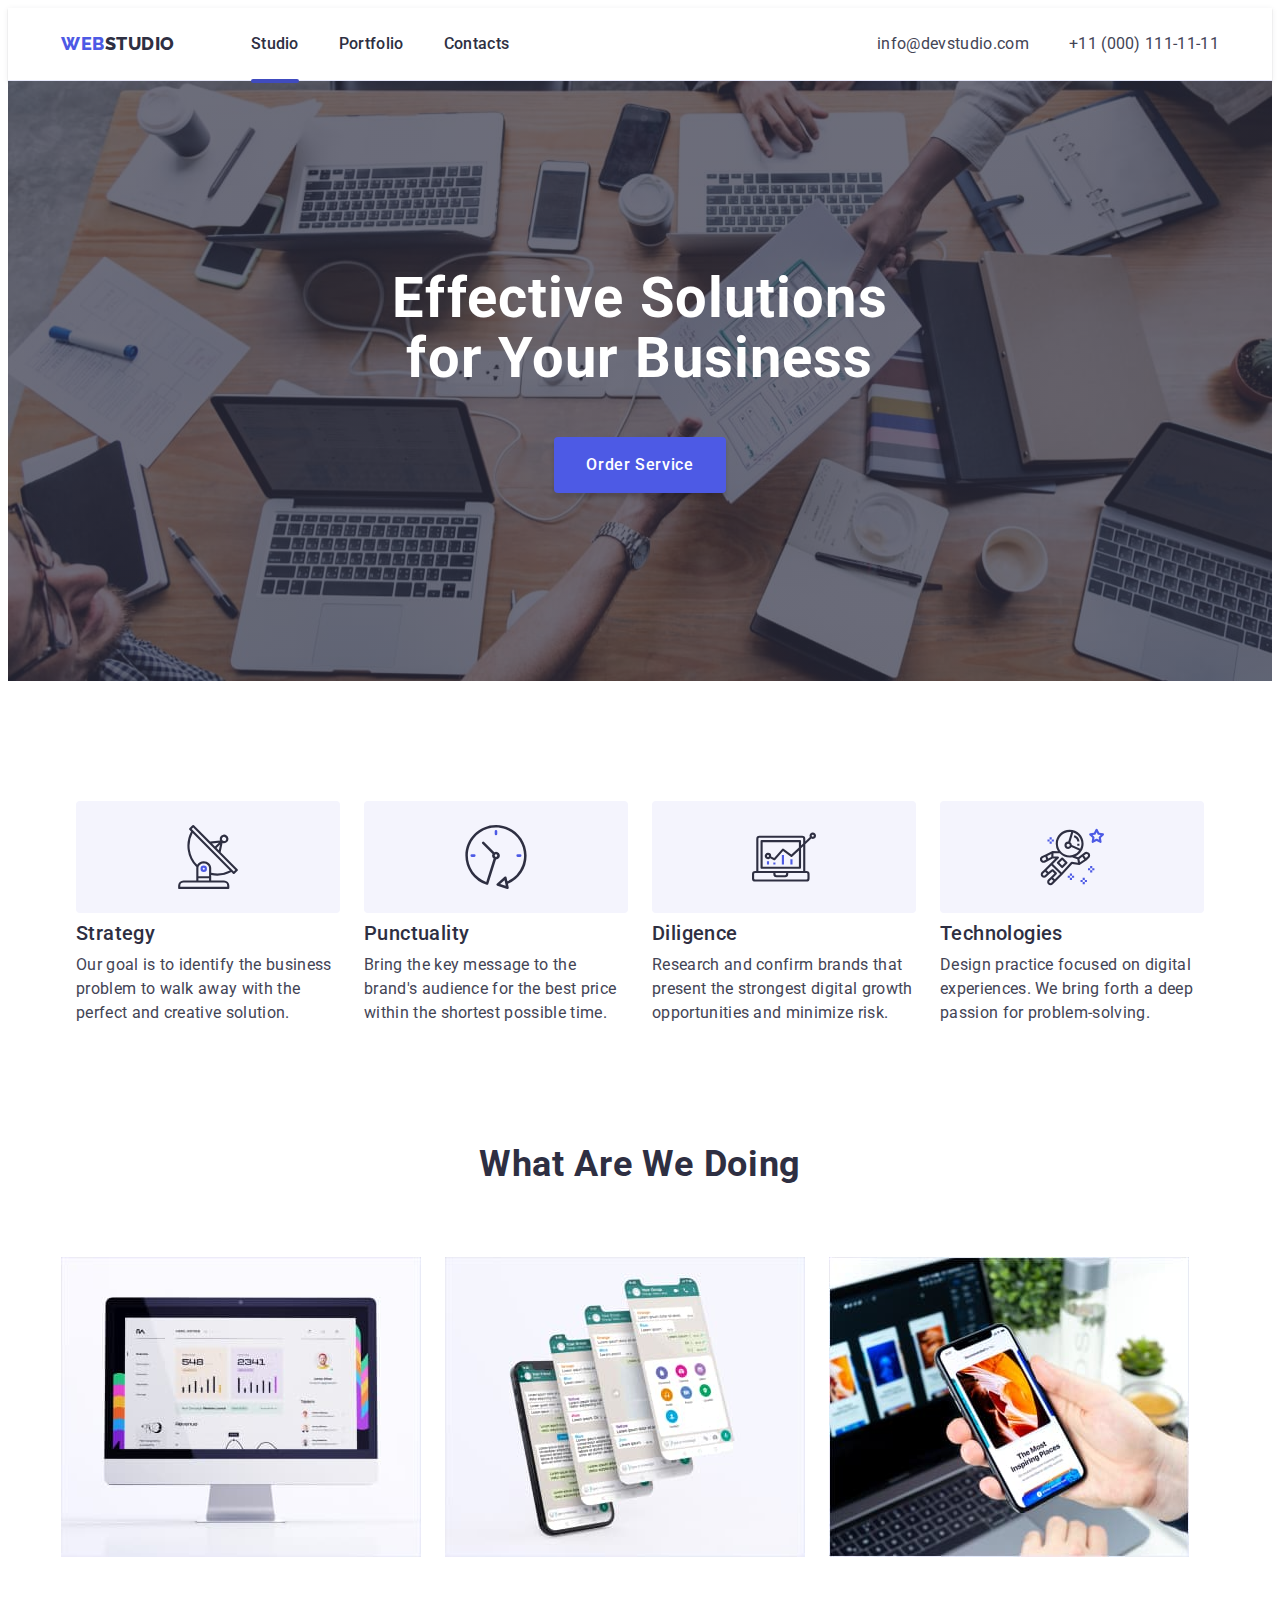
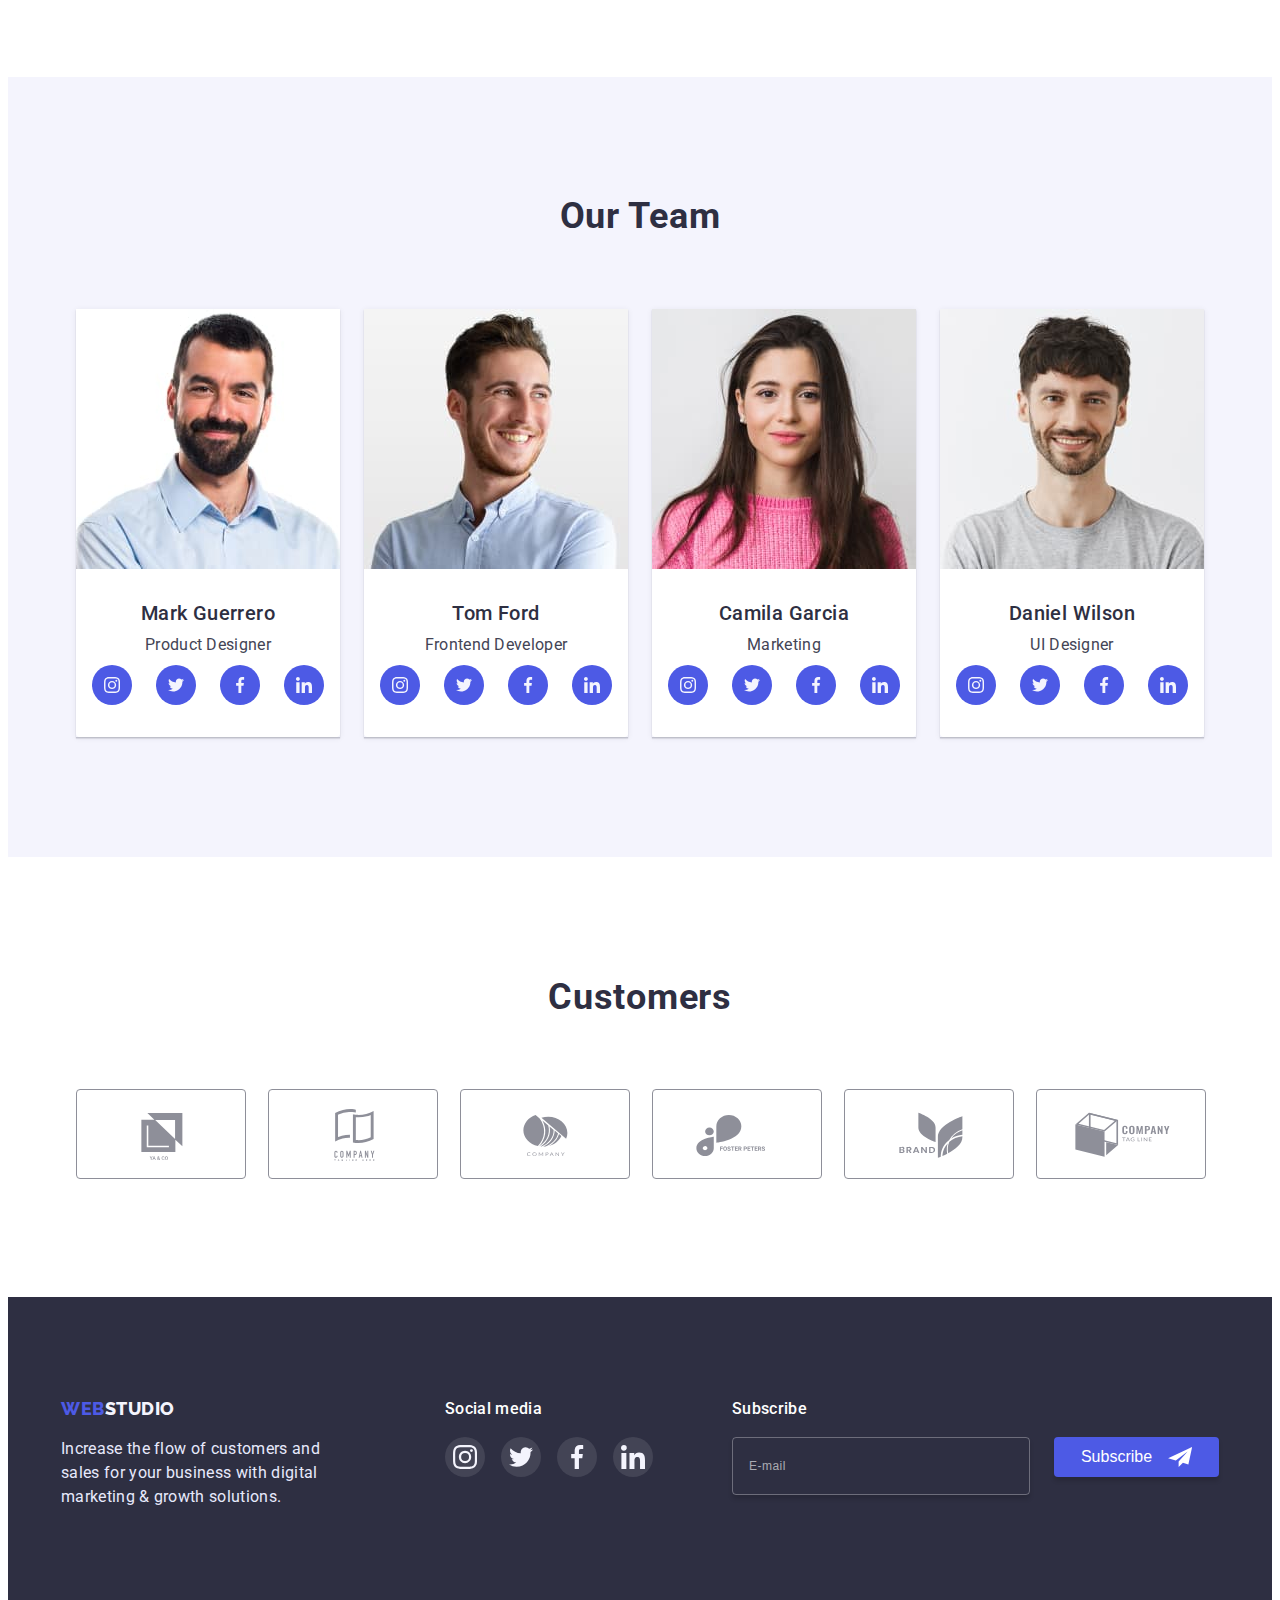
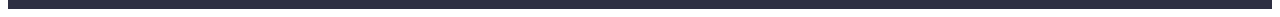
<file: index.html>
<!DOCTYPE html>
<html lang="en">
	<head>
		<meta charset="UTF-8" />
		<meta http-equiv="X-UA-Compatible" content="IE=edge" />
		<meta name="viewport" content="width=device-width, initial-scale=1.0" />
		<title>Studio</title>
		<link rel="preconnect" href="https://fonts.googleapis.com" />
		<link rel="preconnect" href="https://fonts.gstatic.com" crossorigin />
		<link
			href="https://fonts.googleapis.com/css2?family=Raleway:wght@800&family=Roboto:wght@400;500;700;900&display=swap"
			rel="stylesheet"
		/>
		<link
			rel="stylesheet"
			href="https://cdnjs.cloudflare.com/ajax/libs/modern-normalize/1.1.0/modern-normalize.min.css"
			integrity="sha512-wpPYUAdjBVSE4KJnH1VR1HeZfpl1ub8YT/NKx4PuQ5NmX2tKuGu6U/JRp5y+Y8XG2tV+wKQpNHVUX03MfMFn9Q=="
			crossorigin="anonymous"
			referrerpolicy="no-referrer"
		/>
		<link rel="stylesheet" href="./css/styles.css" />
		<link rel="stylesheet" href="./css/mobile.css" />
		<link rel="stylesheet" href="./css/tablet.css" />
		<link rel="stylesheet" href="./css/desktop.css" />
	</head>
	<body>
		<header class="header">
			<div class="container page-header-container">
				<nav class="header-navigation">
					<a class="header-logo link" href="./index.html">
						<span class="web">Web</span>Studio
					</a>
					<ul class="header-list list">
						<li class="header-item">
							<a class="header-link link current" href="./index.html">Studio</a>
						</li>
						<li class="header-item">
							<a class="header-link link" href="./portfolio.html">Portfolio</a>
						</li>
						<li class="header-item">
							<a class="header-link link" href="">Contacts</a>
						</li>
					</ul>
				</nav>
				<address class="header-address">
					<ul class="header-contact-list list">
						<li class="header-contact-item">
							<a
								class="header-contact-link link"
								href="mailto:info@devstudio.com"
							>
								info@devstudio.com
							</a>
						</li>
						<li class="header-contact-item">
							<a class="header-contact-link link" href="tel:+110001111111">
								+11 (000) 111-11-11
							</a>
						</li>
					</ul>
				</address>
				<button type="button" class="mob-menu-open" data-menu-open>
					<svg class="mob-menu-burger" width="30px" height="19px">
						<use href="./images/icons.svg#icon-menu-burger"></use>
					</svg>
				</button>
			</div>
			<div class="mob-menu is-hidden" data-menu>
				<div class="mob-container">
					<div>
						<button type="button" class="mob-menu-close" data-menu-close>
							<svg class="menu-close-icon" width="8px" height="8px">
								<use href="./images/icons.svg#icon-vector"></use>
							</svg>
						</button>
						<ul class="mob-menu-list list">
							<li class="mob-menu-item">
								<a class="mob-menu-link link" href="./index.html">Studio</a>
							</li>
							<li class="mob-menu-item">
								<a class="mob-menu-link link" href="./portfolio.html"
									>Portfolio</a
								>
							</li>
							<li class="mob-menu-item">
								<a class="mob-menu-link link" href="">Contacts</a>
							</li>
						</ul>
					</div>
					<div>
						<ul class="mob-menu-contact-list list">
							<li class="mob-menu-contact-item">
								<a class="mob-menu-tel link" href="tel:+110001111111">
									+11 (000) 111-11-11
								</a>
							</li>
							<li class="mob-menu-contact-item">
								<a class="mob-menu-email link" href="mailto:info@devstudio.com">
									info@devstudio.com
								</a>
							</li>
						</ul>
						<ul class="mob-menu-soc-list list">
							<li class="mob-menu-soc-item">
								<a class="mob-menu-soc-link link" href="">
									<svg class="mob-menu-soc-icon" width="16px" height="16px">
										<use href="./images/icons.svg#icon-instagram"></use>
									</svg>
								</a>
							</li>
							<li class="mob-menu-soc-item">
								<a class="mob-menu-soc-link link" href="">
									<svg class="mob-menu-soc-icon" width="16px" height="16px">
										<use href="./images/icons.svg#icon-twitter"></use>
									</svg>
								</a>
							</li>
							<li class="mob-menu-soc-item">
								<a class="mob-menu-soc-link link" href="">
									<svg class="mob-menu-soc-icon" width="16px" height="16px">
										<use href="./images/icons.svg#icon-facebook"></use>
									</svg>
								</a>
							</li>
							<li class="mob-menu-soc-item">
								<a class="mob-menu-soc-link link" href="">
									<svg class="mob-menu-soc-icon" width="16px" height="16px">
										<use href="./images/icons.svg#icon-linkedin"></use>
									</svg>
								</a>
							</li>
						</ul>
					</div>
				</div>
			</div>
		</header>
		<main class="main">
			<section class="order">
				<div class="container">
					<h1 class="order-title">Effective Solutions for Your Business</h1>
					<button class="order-btn" type="button" data-modal-open>
						Order Service
					</button>
				</div>
			</section>
			<section class="features">
				<div class="container">
					<h2 class="features-title visually-hidden">Features</h2>
					<ul class="features-list list">
						<li class="features-item">
							<a class="features-icon-link link" href="">
								<svg class="features-icon">
									<use href="./images/icons.svg#icon-antenna"></use>
								</svg>
							</a>
							<h3 class="features-subtitle">Strategy</h3>
							<p class="features-description">
								Our goal is to identify the business problem to walk away with
								the perfect and creative solution.
							</p>
						</li>
						<li class="features-item">
							<a class="features-icon-link link" href="">
								<svg class="features-icon">
									<use href="./images/icons.svg#icon-clock"></use>
								</svg>
							</a>
							<h3 class="features-subtitle">Punctuality</h3>
							<p class="features-description">
								Bring the key message to the brand's audience for the best price
								within the shortest possible time.
							</p>
						</li>
						<li class="features-item">
							<a class="features-icon-link link" href="">
								<svg class="features-icon">
									<use href="./images/icons.svg#icon-diagram"></use>
								</svg>
							</a>
							<h3 class="features-subtitle">Diligence</h3>
							<p class="features-description">
								Research and confirm brands that present the strongest digital
								growth opportunities and minimize risk.
							</p>
						</li>
						<li class="features-item">
							<a class="features-icon-link link" href="">
								<svg class="features-icon">
									<use href="./images/icons.svg#icon-astronaut"></use>
								</svg>
							</a>
							<h3 class="features-subtitle">Technologies</h3>
							<p class="features-description">
								Design practice focused on digital experiences. We bring forth a
								deep passion for problem-solving.
							</p>
						</li>
					</ul>
				</div>
			</section>
			<section class="activity">
				<div class="container">
					<h2 class="activity-title">What Are We Doing</h2>
					<ul class="activity-list list">
						<li class="activity-item">
							<img
								src="./images/img1.jpg"
								alt="pc analitycs"
								srcset="./images/img1.jpg 1x, ./images/img1-2x.jpg 2x"
								width="360"
								height="300"
								class="activity-img"
							/>
						</li>
						<li class="activity-item">
							<img
								src="./images/img2.jpg"
								alt="phone chatting"
								srcset="./images/img2.jpg 1x, ./images/img2-2x.jpg 2x"
								width="360"
								height="300"
								class="activity-img"
							/>
						</li>
						<li class="activity-item">
							<img
								src="./images/img3.jpg"
								alt="phone and notebook with the same pictures"
								srcset="./images/img3.jpg 1x, ./images/img3-2x.jpg 2x"
								width="360"
								height="300"
								class="activity-img"
							/>
						</li>
					</ul>
				</div>
			</section>
			<section class="team">
				<div class="container">
					<h2 class="team-title">Our Team</h2>
					<ul class="team-list list">
						<li class="team-item">
							<img
								src="./images/mark-guerrero.jpg"
								alt="man-1"
								srcset="
									./images/mark-guerrero.jpg    1x,
									./images/mark-guerrero-2x.jpg 2x
								"
								width="264"
								height="260"
								class="team-img"
							/>
							<div class="team-wrap">
								<h3 class="team-subtitle">Mark Guerrero</h3>
								<p class="team-description">Product Designer</p>
								<ul class="team-soc-list list">
									<li class="team-soc-item">
										<a class="team-soc-link link" href="">
											<svg class="team-soc-icon" width="16px" height="16px">
												<use href="./images/icons.svg#icon-instagram"></use>
											</svg>
										</a>
									</li>
									<li class="team-soc-item">
										<a class="team-soc-link link" href="">
											<svg class="team-soc-icon" width="16px" height="16px">
												<use href="./images/icons.svg#icon-twitter"></use>
											</svg>
										</a>
									</li>
									<li class="team-soc-item">
										<a class="team-soc-link link" href="">
											<svg class="team-soc-icon" width="16px" height="16px">
												<use href="./images/icons.svg#icon-facebook"></use>
											</svg>
										</a>
									</li>
									<li class="team-soc-item">
										<a class="team-soc-link link" href="">
											<svg class="team-soc-icon" width="16px" height="16px">
												<use href="./images/icons.svg#icon-linkedin"></use>
											</svg>
										</a>
									</li>
								</ul>
							</div>
						</li>
						<li class="team-item">
							<img
								src="./images/tom-ford.jpg"
								alt="man-2"
								srcset="./images/tom-ford.jpg 1x, ./images/tom-ford-2x.jpg 2x"
								width="264"
								height="260"
								class="team-img"
							/>
							<div class="team-wrap">
								<h3 class="team-subtitle">Tom Ford</h3>
								<p class="team-description">Frontend Developer</p>
								<ul class="team-soc-list list">
									<li class="team-soc-item">
										<a class="team-soc-link link" href="">
											<svg class="team-soc-icon" width="16px" height="16px">
												<use href="./images/icons.svg#icon-instagram"></use>
											</svg>
										</a>
									</li>
									<li class="team-soc-item">
										<a class="team-soc-link link" href="">
											<svg class="team-soc-icon" width="16px" height="16px">
												<use href="./images/icons.svg#icon-twitter"></use>
											</svg>
										</a>
									</li>
									<li class="team-soc-item">
										<a class="team-soc-link link" href="">
											<svg class="team-soc-icon" width="16px" height="16px">
												<use href="./images/icons.svg#icon-facebook"></use>
											</svg>
										</a>
									</li>
									<li class="team-soc-item">
										<a class="team-soc-link link" href="">
											<svg class="team-soc-icon" width="16px" height="16px">
												<use href="./images/icons.svg#icon-linkedin"></use>
											</svg>
										</a>
									</li>
								</ul>
							</div>
						</li>
						<li class="team-item">
							<img
								src="./images/camila-garcia.jpg"
								alt="woman-1"
								srcset="
									./images/camila-garcia.jpg    1x,
									./images/camila-garcia-2x.jpg 2x
								"
								width="264"
								height="260"
								class="team-img"
							/>
							<div class="team-wrap">
								<h3 class="team-subtitle">Camila Garcia</h3>
								<p class="team-description">Marketing</p>
								<ul class="team-soc-list list">
									<li class="team-soc-item">
										<a class="team-soc-link link" href="">
											<svg class="team-soc-icon" width="16px" height="16px">
												<use href="./images/icons.svg#icon-instagram"></use>
											</svg>
										</a>
									</li>
									<li class="team-soc-item">
										<a class="team-soc-link link" href="">
											<svg class="team-soc-icon" width="16px" height="16px">
												<use href="./images/icons.svg#icon-twitter"></use>
											</svg>
										</a>
									</li>
									<li class="team-soc-item">
										<a class="team-soc-link link" href="">
											<svg class="team-soc-icon" width="16px" height="16px">
												<use href="./images/icons.svg#icon-facebook"></use>
											</svg>
										</a>
									</li>
									<li class="team-soc-item">
										<a class="team-soc-link link" href="">
											<svg class="team-soc-icon" width="16px" height="16px">
												<use href="./images/icons.svg#icon-linkedin"></use>
											</svg>
										</a>
									</li>
								</ul>
							</div>
						</li>
						<li class="team-item">
							<img
								src="./images/daniel-wilson.jpg"
								alt="man-3"
								srcset="
									./images/daniel-wilson.jpg    1x,
									./images/daniel-wilson-2x.jpg 2x
								"
								width="264"
								height="260"
								class="team-img"
							/>
							<div class="team-wrap">
								<h3 class="team-subtitle">Daniel Wilson</h3>
								<p class="team-description">UI Designer</p>
								<ul class="team-soc-list list">
									<li class="team-soc-item">
										<a class="team-soc-link link" href="">
											<svg class="team-soc-icon" width="16px" height="16px">
												<use href="./images/icons.svg#icon-instagram"></use>
											</svg>
										</a>
									</li>
									<li class="team-soc-item">
										<a class="team-soc-link link" href="">
											<svg class="team-soc-icon" width="16px" height="16px">
												<use href="./images/icons.svg#icon-twitter"></use>
											</svg>
										</a>
									</li>
									<li class="team-soc-item">
										<a class="team-soc-link link" href="">
											<svg class="team-soc-icon" width="16px" height="16px">
												<use href="./images/icons.svg#icon-facebook"></use>
											</svg>
										</a>
									</li>
									<li class="team-soc-item">
										<a class="team-soc-link link" href="">
											<svg class="team-soc-icon" width="16px" height="16px">
												<use href="./images/icons.svg#icon-linkedin"></use>
											</svg>
										</a>
									</li>
								</ul>
							</div>
						</li>
					</ul>
				</div>
			</section>
			<section class="customers">
				<div class="container">
					<h2 class="customers-title">Customers</h2>
					<ul class="customers-list list">
						<li class="customers-item">
							<a class="customers-link link" href="">
								<svg class="customers-icon" width="104px" height="56px">
									<use href="./images/icons.svg#icon-logo-1"></use>
								</svg>
							</a>
						</li>
						<li class="customers-item">
							<a class="customers-link link" href="">
								<svg class="customers-icon" width="104px" height="56px">
									<use href="./images/icons.svg#icon-logo-2"></use>
								</svg>
							</a>
						</li>
						<li class="customers-item">
							<a class="customers-link link" href="">
								<svg class="customers-icon" width="104px" height="56px">
									<use href="./images/icons.svg#icon-logo-3"></use>
								</svg>
							</a>
						</li>
						<li class="customers-item">
							<a class="customers-link link" href="">
								<svg class="customers-icon" width="104px" height="56px">
									<use href="./images/icons.svg#icon-logo-4"></use>
								</svg>
							</a>
						</li>
						<li class="customers-item">
							<a class="customers-link link" href="">
								<svg class="customers-icon" width="104px" height="56px">
									<use href="./images/icons.svg#icon-logo-5"></use>
								</svg>
							</a>
						</li>
						<li class="customers-item">
							<a class="customers-link link" href="">
								<svg class="customers-icon" width="104px" height="56px">
									<use href="./images/icons.svg#icon-logo-6"></use>
								</svg>
							</a>
						</li>
					</ul>
				</div>
			</section>
		</main>
		<footer class="footer">
			<div class="footer-container">
				<div class="footer-logo-column">
					<a class="footer-logo link" href="./index.html">
						<span class="web">Web</span>Studio
					</a>
					<p class="footer-description">
						Increase the flow of customers and sales for your business with
						digital marketing & growth solutions.
					</p>
				</div>
				<div class="footer-soc-column">
					<h3 class="footer-soc-subtitle">Social media</h3>
					<ul class="footer-soc-list list">
						<li class="footer-soc-item">
							<a class="footer-soc-link link" href="">
								<svg class="footer-soc-icon" width="24px" height="24px">
									<use href="./images/icons.svg#icon-instagram"></use>
								</svg>
							</a>
						</li>
						<li class="footer-soc-item">
							<a class="footer-soc-link link" href="">
								<svg class="footer-soc-icon" width="24px" height="24px">
									<use href="./images/icons.svg#icon-twitter"></use>
								</svg>
							</a>
						</li>
						<li class="footer-soc-item">
							<a class="footer-soc-link link" href="">
								<svg class="footer-soc-icon" width="24px" height="24px">
									<use href="./images/icons.svg#icon-facebook"></use>
								</svg>
							</a>
						</li>
						<li class="footer-soc-item">
							<a class="footer-soc-link link" href="">
								<svg class="footer-soc-icon" width="24px" height="24px">
									<use href="./images/icons.svg#icon-linkedin"></use>
								</svg>
							</a>
						</li>
					</ul>
				</div>
				<div class="footer-input-column">
					<p class="footer-input-subtitle">Subscribe</p>
					<form class="footer-input-wrap">
						<input
							type="email"
							name="user-email"
							class="footer-input"
							placeholder="E-mail"
						/>
						<button type="submit" class="footer-input-btn">
							<span class="footer-input-btn-text">Subscribe</span>
							<svg class="footer-input-icon" width="24px" height="20px">
								<use href="./images/icons.svg#icon-send"></use>
							</svg>
						</button>
					</form>
				</div>
			</div>
		</footer>
		<div class="backdrop is-hidden" data-modal>
			<div class="modal">
				<button type="button" class="modal-close" data-modal-close>
					<svg class="modal-close-icon" width="8px" height="8px">
						<use href="./images/icons.svg#icon-vector"></use>
					</svg>
				</button>
				<p class="modal-title">Leave your contacts and we will call you back</p>
				<form class="modal-form">
					<label>
						<span class="input-title">Name</span>
						<span class="input-wrap">
							<input type="text" name="user-name" class="modal-input" />
							<svg class="input-icon" width="12px" height="12px">
								<use href="./images/icons.svg#icon-name"></use>
							</svg>
						</span>
					</label>
					<label>
						<span class="input-title">Phone</span>
						<span class="input-wrap">
							<input
								type="tel"
								name="user-tel"
								class="modal-input"
								minlength="10"
								required
							/>
							<svg class="input-icon" width="13px" height="13px">
								<use href="./images/icons.svg#icon-tel"></use>
							</svg>
						</span>
					</label>
					<label>
						<span class="input-title">Email</span>
						<span class="input-wrap">
							<input
								type="email"
								name="user-email"
								class="modal-input"
								required
							/>
							<svg class="input-icon" width="15px" height="12px">
								<use href="./images/icons.svg#icon-email"></use>
							</svg>
						</span>
					</label>
					<label>
						<span class="input-title">Comment</span>
						<textarea
							name="user-text"
							class="modal-message"
							placeholder="Text input"
						></textarea>
					</label>
					<span class="checkbox-section">
						<input
							type="checkbox"
							id="policy"
							value="true"
							class="input-checkbox visually-hidden"
							required
						/>
						<label for="policy" class="agreement-policy">
							<span
								>I accept the terms and conditions of the
								<a href="" class="policy">Privacy Policy</a>
							</span>
						</label>
					</span>
					<button class="modal-btn" type="submit">Send</button>
				</form>
			</div>
		</div>
		<script src="./js/modal.js"></script>
		<script src="./js/mobile-menu.js"></script>
	</body>
</html>
</file>
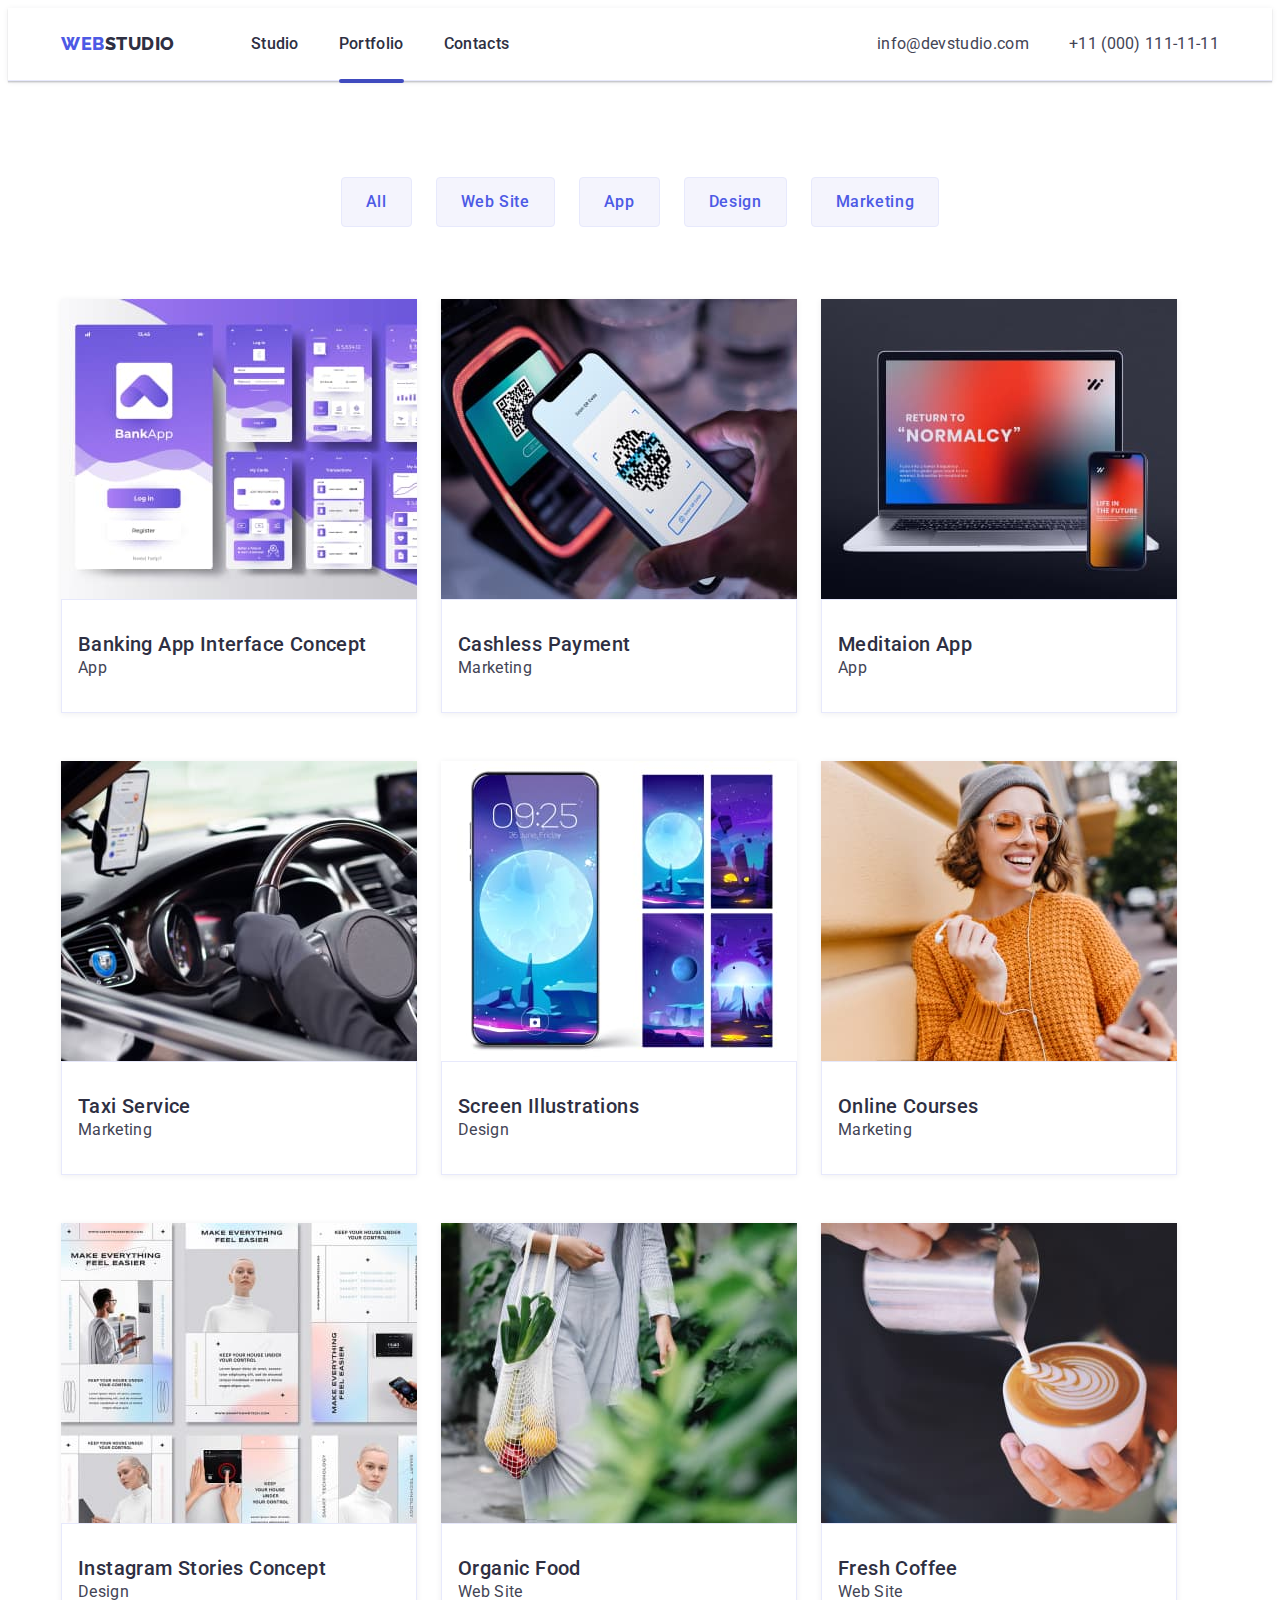
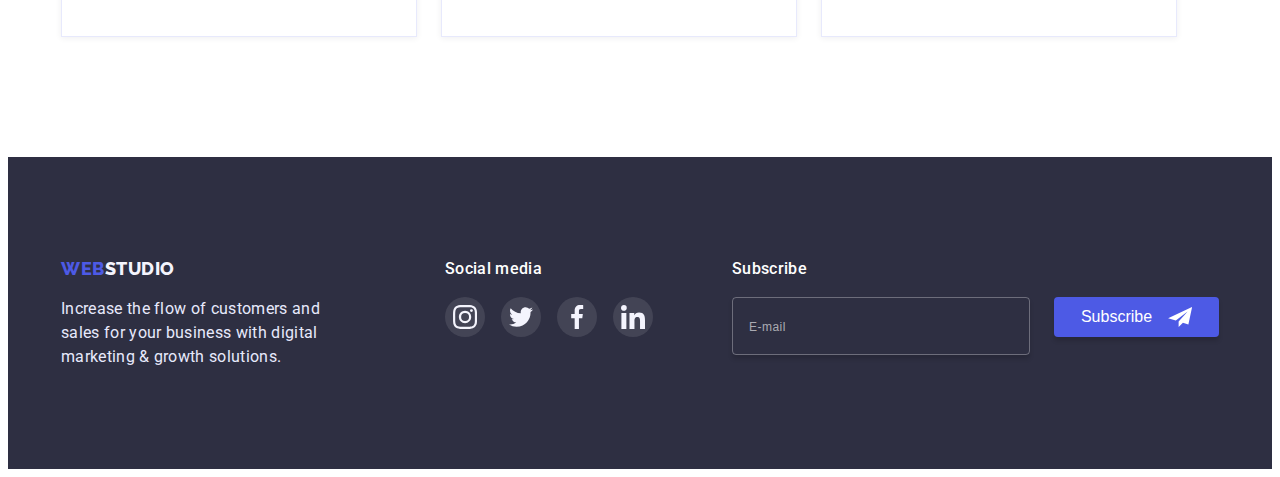
<file: portfolio.html>
<!DOCTYPE html>
<html lang="en">
	<head>
		<meta charset="UTF-8" />
		<meta http-equiv="X-UA-Compatible" content="IE=edge" />
		<meta name="viewport" content="width=device-width, initial-scale=1.0" />
		<title>Studio</title>
		<link rel="preconnect" href="https://fonts.googleapis.com" />
		<link rel="preconnect" href="https://fonts.gstatic.com" crossorigin />
		<link
			href="https://fonts.googleapis.com/css2?family=Raleway:wght@800&family=Roboto:wght@400;500;700;900&display=swap"
			rel="stylesheet"
		/>
		<link
			rel="stylesheet"
			href="https://cdnjs.cloudflare.com/ajax/libs/modern-normalize/1.1.0/modern-normalize.min.css"
			integrity="sha512-wpPYUAdjBVSE4KJnH1VR1HeZfpl1ub8YT/NKx4PuQ5NmX2tKuGu6U/JRp5y+Y8XG2tV+wKQpNHVUX03MfMFn9Q=="
			crossorigin="anonymous"
			referrerpolicy="no-referrer"
		/>
		<link rel="stylesheet" href="./css/styles.css" />
		<link rel="stylesheet" href="./css/mobile.css" />
		<link rel="stylesheet" href="./css/tablet.css" />
		<link rel="stylesheet" href="./css/desktop.css" />
	</head>
	<body>
		<header class="header">
			<div class="container page-header-container">
				<nav class="header-navigation">
					<a class="header-logo link" href="./index.html">
						<span class="web">Web</span>Studio
					</a>
					<ul class="header-list list">
						<li class="header-item">
							<a class="header-link link" href="./index.html">Studio</a>
						</li>
						<li class="header-item">
							<a class="header-link link current" href="./portfolio.html"
								>Portfolio</a
							>
						</li>
						<li class="header-item">
							<a class="header-link link" href="">Contacts</a>
						</li>
					</ul>
				</nav>
				<address class="header-address">
					<ul class="header-contact-list list">
						<li class="header-contact-item">
							<a
								class="header-contact-link link"
								href="mailto:info@devstudio.com"
							>
								info@devstudio.com
							</a>
						</li>
						<li class="header-contact-item">
							<a class="header-contact-link link" href="tel:+110001111111">
								+11 (000) 111-11-11
							</a>
						</li>
					</ul>
				</address>
				<button type="button" class="mob-menu-open" data-menu-open>
					<svg class="mob-menu-burger" width="30px" height="19px">
						<use href="./images/icons.svg#icon-menu-burger"></use>
					</svg>
				</button>
			</div>
			<div class="mob-menu is-hidden" data-menu>
				<div class="mob-container">
					<div>
						<button type="button" class="mob-menu-close" data-menu-close>
							<svg class="menu-close-icon" width="8px" height="8px">
								<use href="./images/icons.svg#icon-vector"></use>
							</svg>
						</button>
						<ul class="mob-menu-list list">
							<li class="mob-menu-item">
								<a class="mob-menu-link link" href="./index.html">Studio</a>
							</li>
							<li class="mob-menu-item">
								<a class="mob-menu-link link" href="./portfolio.html"
									>Portfolio</a
								>
							</li>
							<li class="mob-menu-item">
								<a class="mob-menu-link link" href="">Contacts</a>
							</li>
						</ul>
					</div>
					<div>
						<ul class="mob-menu-contact-list list">
							<li class="mob-menu-contact-item">
								<a class="mob-menu-tel link" href="tel:+110001111111">
									+11 (000) 111-11-11
								</a>
							</li>
							<li class="mob-menu-contact-item">
								<a class="mob-menu-email link" href="mailto:info@devstudio.com">
									info@devstudio.com
								</a>
							</li>
						</ul>
						<ul class="mob-menu-soc-list list">
							<li class="mob-menu-soc-item">
								<a class="mob-menu-soc-link link" href="">
									<svg class="mob-menu-soc-icon" width="16px" height="16px">
										<use href="./images/icons.svg#icon-instagram"></use>
									</svg>
								</a>
							</li>
							<li class="mob-menu-soc-item">
								<a class="mob-menu-soc-link link" href="">
									<svg class="mob-menu-soc-icon" width="16px" height="16px">
										<use href="./images/icons.svg#icon-twitter"></use>
									</svg>
								</a>
							</li>
							<li class="mob-menu-soc-item">
								<a class="mob-menu-soc-link link" href="">
									<svg class="mob-menu-soc-icon" width="16px" height="16px">
										<use href="./images/icons.svg#icon-facebook"></use>
									</svg>
								</a>
							</li>
							<li class="mob-menu-soc-item">
								<a class="mob-menu-soc-link link" href="">
									<svg class="mob-menu-soc-icon" width="16px" height="16px">
										<use href="./images/icons.svg#icon-linkedin"></use>
									</svg>
								</a>
							</li>
						</ul>
					</div>
				</div>
			</div>
		</header>
		<main class="page-2">
			<section class="speciality">
				<div class="container page-2-container">
					<h1 class="visually-hidden">Portfolio</h1>
					<h2 class="visually-hidden">Speciality</h2>
					<ul class="speciality-filter list">
						<li class="speciality-filter-item">
							<button class="speciality-btn" type="button">All</button>
						</li>
						<li class="speciality-filter-item">
							<button class="speciality-btn" type="button">Web Site</button>
						</li>
						<li class="speciality-filter-item">
							<button class="speciality-btn" type="button">App</button>
						</li>
						<li class="speciality-filter-item">
							<button class="speciality-btn" type="button">Design</button>
						</li>
						<li class="speciality-filter-item">
							<button class="speciality-btn" type="button">Marketing</button>
						</li>
					</ul>
					<ul class="speciality-list list">
						<li class="speciality-item">
							<a class="speciality-link link" href="">
								<div class="speciality-img-wrapper">
									<picture>
										<source
											srcset="
												./images/img-banking.jpg    1x,
												./images/img-banking-2x.jpg 2x
											"
											media="(min-width: 1200px)"
										/>
										<source
											srcset="
												./images/img-banking-tablet.jpg    1x,
												./images/img-banking-tablet-2x.jpg 2x
											"
											media="(min-width: 768px)"
										/>
										<source
											srcset="
												./images/img-banking-mob.jpg    1x,
												./images/img-banking-mob-2x.jpg 2x
											"
											media="(max-width: 767px)"
										/>
										<img
											class="speciality-img"
											src="./images/img-banking.jpg"
											alt="banking app"
											width="360"
											height="300"
										/>
									</picture>
									<p class="overlay">
										14 Stylish and User-Friendly App Design Concepts · Task
										Manager App · Calorie Tracker App · Exotic Fruit Ecommerce
										App · Cloud Storage App
									</p>
								</div>
								<div class="speciality-wrap">
									<h3 class="speciality-subtitle">
										Banking App Interface Concept
									</h3>
									<p class="speciality-description">App</p>
								</div>
							</a>
						</li>
						<li class="speciality-item">
							<a class="speciality-link link" href="">
								<div class="speciality-img-wrapper">
									<picture>
										<source
											srcset="
												./images/img-payment.jpg    1x,
												./images/img-payment-2x.jpg 2x
											"
											media="(min-width: 1200px)"
										/>
										<source
											srcset="
												./images/img-payment-tab.jpg    1x,
												./images/img-payment-tab-2x.jpg 2x
											"
											media="(min-width: 768px)"
										/>
										<source
											srcset="
												./images/img-payment-mob.jpg    1x,
												./images/img-payment-mob-2x.jpg 2x
											"
											media="(max-width: 767px)"
										/>
										<img
											class="speciality-img"
											src="./images/img-payment.jpg"
											alt="cashless payment"
											width="360"
											height="300"
										/>
									</picture>
									<p class="overlay">
										14 Stylish and User-Friendly App Design Concepts · Task
										Manager App · Calorie Tracker App · Exotic Fruit Ecommerce
										App · Cloud Storage App
									</p>
								</div>
								<div class="speciality-wrap">
									<h3 class="speciality-subtitle">Cashless Payment</h3>
									<p class="speciality-description">Marketing</p>
								</div>
							</a>
						</li>
						<li class="speciality-item">
							<a class="speciality-link link" href="">
								<div class="speciality-img-wrapper">
									<picture>
										<source
											srcset="
												./images/img-medapp.jpg    1x,
												./images/img-medapp-2x.jpg 2x
											"
											media="(min-width: 1200px)"
										/>
										<source
											srcset="
												./images/img-medapp-tab.jpg    1x,
												./images/img-medapp-tab-2x.jpg 2x
											"
											media="(min-width: 768px)"
										/>
										<source
											srcset="
												./images/img-medapp-mob.jpg    1x,
												./images/img-medapp-mob-2x.jpg 2x
											"
											media="(max-width: 767px)"
										/>
										<img
											class="speciality-img"
											src="./images/img-medapp.jpg"
											alt="meditaion app"
											width="360"
											height="300"
										/>
									</picture>
									<p class="overlay">
										14 Stylish and User-Friendly App Design Concepts · Task
										Manager App · Calorie Tracker App · Exotic Fruit Ecommerce
										App · Cloud Storage App
									</p>
								</div>
								<div class="speciality-wrap">
									<h3 class="speciality-subtitle">Meditaion App</h3>
									<p class="speciality-description">App</p>
								</div>
							</a>
						</li>
						<li class="speciality-item">
							<a class="speciality-link link" href="">
								<div class="speciality-img-wrapper">
									<picture>
										<source
											srcset="
												./images/img-taxi.jpg    1x,
												./images/img-taxi-2x.jpg 2x
											"
											media="(min-width: 1200px)"
										/>
										<source
											srcset="
												./images/img-taxi-tab.jpg    1x,
												./images/img-taxi-tab-2x.jpg 2x
											"
											media="(min-width: 768px)"
										/>
										<source
											srcset="
												./images/img-taxi-mob.jpg    1x,
												./images/img-taxi-mob-2x.jpg 2x
											"
											media="(max-width: 767px)"
										/>
										<img
											class="speciality-img"
											src="./images/img-taxi.jpg"
											alt="taxi service"
											width="360"
											height="300"
										/>
									</picture>
									<p class="overlay">
										14 Stylish and User-Friendly App Design Concepts · Task
										Manager App · Calorie Tracker App · Exotic Fruit Ecommerce
										App · Cloud Storage App
									</p>
								</div>
								<div class="speciality-wrap">
									<h3 class="speciality-subtitle">Taxi Service</h3>
									<p class="speciality-description">Marketing</p>
								</div>
							</a>
						</li>
						<li class="speciality-item">
							<a class="speciality-link link" href="">
								<div class="speciality-img-wrapper">
									<picture>
										<source
											srcset="
												./images/img-screen.jpg    1x,
												./images/img-screen-2x.jpg 2x
											"
											media="(min-width: 1200px)"
										/>
										<source
											srcset="
												./images/img-screen-tab.jpg    1x,
												./images/img-screen-tab-2x.jpg 2x
											"
											media="(min-width: 768px)"
										/>
										<source
											srcset="
												./images/img-screen-mob.jpg    1x,
												./images/img-screen-mob-2x.jpg 2x
											"
											media="(max-width: 767px)"
										/>
										<img
											class="speciality-img"
											src="./images/img-screen.jpg"
											alt="screen illustrations"
											width="360"
											height="300"
										/>
									</picture>
									<p class="overlay">
										14 Stylish and User-Friendly App Design Concepts · Task
										Manager App · Calorie Tracker App · Exotic Fruit Ecommerce
										App · Cloud Storage App
									</p>
								</div>
								<div class="speciality-wrap">
									<h3 class="speciality-subtitle">Screen Illustrations</h3>
									<p class="speciality-description">Design</p>
								</div>
							</a>
						</li>
						<li class="speciality-item">
							<a class="speciality-link link" href="">
								<div class="speciality-img-wrapper">
									<picture>
										<source
											srcset="
												./images/img-courses.jpg    1x,
												./images/img-courses-2x.jpg 2x
											"
											media="(min-width: 1200px)"
										/>
										<source
											srcset="
												./images/img-courses-tab.jpg    1x,
												./images/img-courses-tab-2x.jpg 2x
											"
											media="(min-width: 768px)"
										/>
										<source
											srcset="
												./images/img-courses-mob.jpg    1x,
												./images/img-courses-mob-2x.jpg 2x
											"
											media="(max-width: 767px)"
										/>
										<img
											class="speciality-img"
											src="./images/img-courses.jpg"
											alt="online courses"
											width="360"
											height="300"
										/>
									</picture>
									<p class="overlay">
										14 Stylish and User-Friendly App Design Concepts · Task
										Manager App · Calorie Tracker App · Exotic Fruit Ecommerce
										App · Cloud Storage App
									</p>
								</div>
								<div class="speciality-wrap">
									<h3 class="speciality-subtitle">Online Courses</h3>
									<p class="speciality-description">Marketing</p>
								</div>
							</a>
						</li>
						<li class="speciality-item">
							<a class="speciality-link link" href="">
								<div class="speciality-img-wrapper">
									<picture>
										<source
											srcset="
												./images/img-instagram.jpg    1x,
												./images/img-instagram-2x.jpg 2x
											"
											media="(min-width: 1200px)"
										/>
										<source
											srcset="
												./images/img-instagram-tab.jpg    1x,
												./images/img-instagram-tab-2x.jpg 2x
											"
											media="(min-width: 768px)"
										/>
										<source
											srcset="
												./images/img-instagram-mob.jpg    1x,
												./images/img-instagram-mob-2x.jpg 2x
											"
											media="(max-width: 767px)"
										/>
										<img
											class="speciality-img"
											src="./images/img-instagram.jpg"
											alt="instagram stories concept"
											width="360"
											height="300"
										/>
									</picture>
									<p class="overlay">
										14 Stylish and User-Friendly App Design Concepts · Task
										Manager App · Calorie Tracker App · Exotic Fruit Ecommerce
										App · Cloud Storage App
									</p>
								</div>
								<div class="speciality-wrap">
									<h3 class="speciality-subtitle">Instagram Stories Concept</h3>
									<p class="speciality-description">Design</p>
								</div>
							</a>
						</li>
						<li class="speciality-item">
							<a class="speciality-link link" href="">
								<div class="speciality-img-wrapper">
									<picture>
										<source
											srcset="
												./images/img-food.jpg    1x,
												./images/img-food-2x.jpg 2x
											"
											media="(min-width: 1200px)"
										/>
										<source
											srcset="
												./images/img-food-tab.jpg    1x,
												./images/img-food-tab-2x.jpg 2x
											"
											media="(min-width: 768px)"
										/>
										<source
											srcset="
												./images/img-food-mob.jpg    1x,
												./images/img-food-mob-2x.jpg 2x
											"
											media="(max-width: 767px)"
										/>
										<img
											class="speciality-img"
											src="./images/img-food.jpg"
											alt="organic food"
											width="360"
											height="300"
										/>
									</picture>
									<p class="overlay">
										14 Stylish and User-Friendly App Design Concepts · Task
										Manager App · Calorie Tracker App · Exotic Fruit Ecommerce
										App · Cloud Storage App
									</p>
								</div>
								<div class="speciality-wrap">
									<h3 class="speciality-subtitle">Organic Food</h3>
									<p class="speciality-description">Web Site</p>
								</div>
							</a>
						</li>
						<li class="speciality-item">
							<a class="speciality-link link" href="">
								<div class="speciality-img-wrapper">
									<picture>
										<source
											srcset="
												./images/img-coffee.jpg    1x,
												./images/img-coffee-2x.jpg 2x
											"
											media="(min-width: 1200px)"
										/>
										<source
											srcset="
												./images/img-coffee-tab.jpg    1x,
												./images/img-coffee-tab-2x.jpg 2x
											"
											media="(min-width: 768px)"
										/>
										<source
											srcset="
												./images/img-coffee-mob.jpg    1x,
												./images/img-coffee-mob-2x.jpg 2x
											"
											media="(max-width: 767px)"
										/>
										<img
											class="speciality-img"
											src="./images/img-coffee.jpg"
											alt="fresh coffee"
											width="360"
											height="300"
										/>
									</picture>
									<p class="overlay">
										14 Stylish and User-Friendly App Design Concepts · Task
										Manager App · Calorie Tracker App · Exotic Fruit Ecommerce
										App · Cloud Storage App
									</p>
								</div>
								<div class="speciality-wrap">
									<h3 class="speciality-subtitle">Fresh Coffee</h3>
									<p class="speciality-description">Web Site</p>
								</div>
							</a>
						</li>
					</ul>
				</div>
			</section>
		</main>
		<footer class="footer">
			<div class="footer-container">
				<div class="footer-logo-column">
					<a class="footer-logo link" href="./index.html">
						<span class="web">Web</span>Studio
					</a>
					<p class="footer-description">
						Increase the flow of customers and sales for your business with
						digital marketing & growth solutions.
					</p>
				</div>
				<div class="footer-soc-column">
					<h3 class="footer-soc-subtitle">Social media</h3>
					<ul class="footer-soc-list list">
						<li class="footer-soc-item">
							<a class="footer-soc-link link" href="">
								<svg class="footer-soc-icon" width="24px" height="24px">
									<use href="./images/icons.svg#icon-instagram"></use>
								</svg>
							</a>
						</li>
						<li class="footer-soc-item">
							<a class="footer-soc-link link" href="">
								<svg class="footer-soc-icon" width="24px" height="24px">
									<use href="./images/icons.svg#icon-twitter"></use>
								</svg>
							</a>
						</li>
						<li class="footer-soc-item">
							<a class="footer-soc-link link" href="">
								<svg class="footer-soc-icon" width="24px" height="24px">
									<use href="./images/icons.svg#icon-facebook"></use>
								</svg>
							</a>
						</li>
						<li class="footer-soc-item">
							<a class="footer-soc-link link" href="">
								<svg class="footer-soc-icon" width="24px" height="24px">
									<use href="./images/icons.svg#icon-linkedin"></use>
								</svg>
							</a>
						</li>
					</ul>
				</div>
				<div class="footer-input-column">
					<p class="footer-input-subtitle">Subscribe</p>
					<form class="footer-input-wrap">
						<input
							type="email"
							name="user-email"
							class="footer-input"
							placeholder="E-mail"
						/>
						<button type="submit" class="footer-input-btn">
							<span class="footer-input-btn-text">Subscribe</span>
							<svg class="footer-input-icon" width="24px" height="20px">
								<use href="./images/icons.svg#icon-send"></use>
							</svg>
						</button>
					</form>
				</div>
			</div>
		</footer>
		<script src="./js/mobile-menu.js"></script>
	</body>
</html>
</file>
<file: css/styles.css>
:root { 
    --background-color-navy: #2E2F42;
    --transition: 250ms cubic-bezier(0.4, 0, 0.2, 1);
}


body {
    font-family: 'Roboto', sans-serif;
    color: #2E2F42;
}

.link {
    text-decoration: none;
}

.list {
    list-style: none;
}

.web {
    color: #4D5AE5;
}

p,h1,h2,h3,h4 {
    margin: 0;
}

ul {
    margin: 0;
    padding-left: 0;
}

img{
    display: block;
    height: auto;
}

button{
    cursor: pointer;
}

.container {
    width: 100%;
    padding-left: 15px;
    padding-right: 15px;
    margin: 0 auto;
}

.footer-container {
    width: 100%;
    padding-left: 15px;
    padding-right: 15px;
    margin: 0 auto;
    display: flex;
    align-items: center;
    flex-direction: column;
    row-gap: 72px;
}

.visually-hidden {
    position: absolute;
    width: 1px;
    height: 1px;
    margin: -1px;
    border: 0;
    padding: 0;
    white-space: nowrap;
    clip-path: inset(100%);
    clip: rect(0 0 0 0);
    overflow: hidden;
}

.no-scroll {
    overflow: hidden;
}


/*======================HEADER========================*/

.page-header-container{
    display: flex;
    align-items: center;
    justify-content: space-between;
}


.header {
    padding-top: 24px;
    padding-bottom: 24px;
    border-bottom: 1px solid #E7E9FC;
    box-shadow: 0px 2px 1px rgba(46, 47, 66, 0.08), 0px 1px 1px rgba(46, 47, 66, 0.16), 0px 1px 6px rgba(46, 47, 66, 0.08);
}

.header-navigation {
    display: flex;
}

.header-logo {
    font-family: 'Raleway';
    font-weight: 800;
    font-size: 18px;
    line-height: 1.33;
    display: flex;
    color: #2E2F42;
    align-items: center;
    letter-spacing: 0.03em;
    text-transform: uppercase;
    margin-right: 76px;
}

.header-list {
    display: none;
}

.header-contact-list {
    display: none;
}

.mob-menu-open {
    background-color: transparent;
    border: none;
}

.mob-menu-burger {
    stroke: #2E2F42;
}


.mob-menu {
    width: 100%;
    height: 100%;
    position: fixed;
    z-index: 100;
    top: 0;
    background-color: #ffffff;
}

.mob-container {
    width: 100%;
    height: 100%;
    padding: 24px 24px 40px 40px;
    margin: 0 auto;
    display: flex;
    flex-direction: column;
    justify-content: space-between;
    overflow-y: auto;
}

.mob-menu-close {
    display: flex;
    align-items: center;
    justify-content: center;
    margin-left: auto;
    margin-bottom: 32px;
    width: 24px;
    height: 24px;
    border-radius: 50%;
    border: 1px solid rgba(0, 0, 0, 0.1);
    background-color: #E7E9FC;
    transition: background-color var(--transition), fill var(--transition);
}

.mob-menu-close:is(:hover, :focus) {
    background-color: #4c59e6;
    border: none;
}

.mob-menu-close:focus .menu-close-icon,
.mob-menu-close:hover .menu-close-icon {
    fill: #FFFFFF;
}

.mob-menu-list {
    display: flex;
    flex-direction: column;
    gap: 40px;
    margin-bottom: 40px;
}

.mob-menu-link {
    font-weight: 700;
    font-size: 36px;
    line-height: 1.11;
    letter-spacing: 0.02em;
    color: #2E2F42;
    transition: color var(--transition);
}

.mob-menu-link:is(:hover, :focus) {
    color: #404BBF;
}

.mob-menu-contact-list {
    display: flex;
    flex-direction: column;
    gap: 40px;
    margin-bottom: 48px;
}

.mob-menu-tel {
    font-weight: 500;
    font-size: 20px;
    line-height: 1.2;
    letter-spacing: 0.02em;
    color: #4D5AE5;
}

.mob-menu-email {
    font-weight: 500;
    font-size: 20px;
    line-height: 1.2px;
    letter-spacing: 0.02em;
    color: #434455;
}


.mob-menu-soc-list {
    display: flex;
    flex-direction: row;
    gap: 20px;
}

.mob-menu-soc-item {
    width: 40px;
    height: 40px;
}

.mob-menu-soc-link {
    width: 100%;
    height: 100%;
    border-radius: 50%;
    display: flex;
    justify-content: center;
    align-items: center;
    background-color: #4D5AE5;
}

.mob-menu-soc-icon {
    fill: #F4F4FD;
}

/*======================MAIN=PAGE=======================*/
/*======================ORDER========================*/
.order {
    background-color:var(--background-color-navy);
    background-image: linear-gradient(rgba(46, 47, 66, 0.7),rgba(46, 47, 66, 0.7)), url(../images/people-office-mob.jpg);
    background-size: cover;
    max-width: 427px;
    padding-top: 112px;
    padding-bottom: 112px;
    margin: 0 auto;
}

@media (min-device-pixel-ratio: 2),
(-webkit-min-device-pixel-ratio: 2),
(min-resolution: 192dpi),
(min-resolution: 2dppx) {
    .order {
        background-image: linear-gradient(rgba(46, 47, 66, 0.7), rgba(46, 47, 66, 0.7)), url(../images/people-office-mob-2x.jpg);
    }
}

.order-title {
    font-size: 36px;
    line-height: 1.11;
    text-align: center;
    letter-spacing: 0.02em;
    color: #FFFFFF;
    margin-bottom: 72px;
    margin-left: auto;
    margin-right: auto;
    max-width: 496px;
}

.order-btn {
    font-family: Roboto;
    font-weight: 500;
    font-size: 16px;
    line-height: 1.5;
    letter-spacing: 0.04em;
    color: #FFFFFF;
    background-color: #4D5AE5;
    display: flex;
    align-items: center;
    border-radius: 4px;
    border: none;
    padding: 16px 32px;
    margin-left: auto;
    margin-right: auto;
    box-shadow: 0px 4px 4px rgba(0, 0, 0, 0.15);
    border-radius: 4px;
    transition: background-color var(--transition);
}

.order-btn:is(:hover, :focus) {
    background-color: #404BBF;
}

/*======================FEATURES========================*/

.features {
    padding-top: 96px;
    padding-bottom: 96px;
}

.features-list {
    display: flex;
    flex-direction: column;
    justify-content: center;
    align-items: center;
    row-gap: 72px;
}

.features-icon-link {
    display: none;
}

.features-icon {
   display: none;
}

.features-subtitle {
    font-weight: 700;
    font-size: 36px;
    line-height: 1.11;
    text-align: center;
    letter-spacing: 0.02em;
    margin-bottom: 8px;
}

.features-description {
    font-weight: 500;
    font-size: 16px;
    line-height: 1.5;
    letter-spacing: 0.02em;
    color: #434455;
    width: 100%;
} 

/*======================ACTIVITY========================*/


.activity {
    display: none;
}

/*======================TEAM========================*/

.team {
    padding-top: 96px;
    padding-bottom: 128px;
    background-color: #F4F4FD;
}

.team-title {
    font-size: 36px;
    line-height: 1.11;
    text-align: center;
    letter-spacing: 0.02em;
    margin-bottom: 72px;
}

.team-list {
    display: flex;
    flex-direction: column;
    justify-content: center;
    align-items: center;
    gap: 72px;
}

.team-item {
    width: 264px;
    box-shadow: 0px 1px 6px rgba(46, 47, 66, 0.08), 0px 1px 1px rgba(46, 47, 66, 0.16), 0px 2px 1px rgba(46, 47, 66, 0.08);
}

.team-wrap {
    padding: 32px 16px;
    display: flex;
    flex-direction: column;
    justify-content: center;
    align-items: center;
    gap: 8px;
    background-color: #FFFFFF;
    border-radius: 0px 0px 4px 4px;
}

.team-subtitle {
    font-weight: 500;
    font-size: 20px;
    line-height: 1.2;
    letter-spacing: 0.02em;
}

.team-description {
    font-size: 16px;
    line-height: 1.5;
    letter-spacing: 0.02em;
    color: #434455;
}


.team-soc-list {
    display: flex;
    justify-content: center;
    gap: 24px;
}

.team-soc-item {
    width: 40px;
    height: 40px;
}

.team-soc-link {
    width: 100%;
    height: 100%;
    border-radius: 50%;
    display: flex;
    justify-content: center;
    align-items: center;
    background-color: #4D5AE5;
    transition: background-color var(--transition);
}

.team-soc-link:is(:hover, :focus) {
    background-color: #404BBF;
}

.team-soc-icon {
    fill: #F4F4FD;
}

/*======================CUSTOMERS========================*/


.customers {
    padding-top: 96px;
    padding-bottom: 96px;
}

.customers-title {
    font-size: 36px;
    line-height: 40px;
    text-align: center;
    letter-spacing: 0.02em;
    padding-bottom: 72px;
}

.customers-list {
    display: flex;
    justify-content: center;
    flex-wrap: wrap;
    column-gap: 16px;
    row-gap: 72px;
}

.customers-item {
    width: 190px;
    height: 88px;
}

.customers-link {
    width: 100%;
    height: 100%;
    border: 1px solid #8E8F99;
    border-radius: 4px;
    display: flex;
    align-items: center;
    justify-content: center;
    transition: border-color var(--transition);
}

.customers-icon {
    fill: #8E8F99;
    transition: fill var(--transition);
}

.customers-link:is(:hover, :focus) {
    border-color: #404BBF;
}

.customers-link:is(:hover, :focus) .customers-icon {
    fill: #404BBF;
}






/*======================PORTFOLIO========================*/

/*======================SPECIALITY========================*/


.page-2-container{
    padding-top: 48px;
    padding-bottom: 48px;
}

.speciality-filter {
    display: flex;
    flex-wrap: wrap;
    column-gap: 24px;
    row-gap: 16px;
    margin-bottom: 72px;
}

.speciality-filter-item {
    width: calc(100%-96px)/5;
}

.speciality-btn {
    font-family: Roboto;
    font-weight: 500;
    font-size: 16px;
    line-height: 1.5;
    letter-spacing: 0.04em;
    color: #4D5AE5;
    background-color: #F4F4FD;
    padding: 12px 24px;
    border: 1px solid #E7E9FC;
    border-radius: 4px;
    transition: background-color var(--transition), color var(--transition), box-shadow var(--transition);
}

.speciality-btn:is(:hover, :focus) {
    background-color: #404BBF;
    color: #FFFFFF;
    box-shadow: 0px 3px 1px rgba(0, 0, 0, 0.1), 0px 2px 1px rgba(0, 0, 0, 0.08), 0px 2px 2px rgba(0, 0, 0, 0.12);
}

.speciality-list {
    display: flex;
    flex-wrap: wrap;
    row-gap: 48px;
    flex-direction: column;
}

.speciality-item {
    width: 100%;
    box-shadow: 0px 1px 6px rgba(46, 47, 66, 0.08);
    transition: box-shadow var(--transition);
}

.speciality-item:is(:hover){
    box-shadow: 0px 1px 6px rgba(46, 47, 66, 0.08), 0px 1px 1px rgba(46, 47, 66, 0.16), 0px 2px 1px rgba(46, 47, 66, 0.08);
}

.speciality-link {
    display: block;
    
}

.speciality-img-wrapper {
    position: relative; 
    overflow: hidden;
}


.overlay {
    position: absolute;
    left: 0;
    top: 0;
    width: 100%;
    height: 100%;
    background-color: #4d5ae5;
    font-size: 16px;
    line-height: 24px;
    letter-spacing: 0.02em;
    color: #F4F4FD;
    padding: 40px 32px 164px 32px;
    overflow-y: auto;
    transform: translate(0, 100%);
    transition: transform var(--transition);
    
}

.speciality-link:hover .overlay,
.speciality-link:focus .overlay {
    transform: translate(0, 0);
}

.speciality-wrap {
    padding: 32px 16px;
    border: 1px solid #E7E9FC;
}



.speciality-subtitle {
    font-weight: 500;
    font-size: 20px;
    line-height: 1.2;
    letter-spacing: 0.02em;
    color: #2E2F42;
}

.speciality-description {
    font-size: 16px;
    line-height: 1.5;
    letter-spacing: 0.02em;
    color: #434455;
}




/*======================FOOTER========================*/

.footer {
    padding-top: 96px;
    padding-bottom: 96px;
    background-color:var(--background-color-navy);
}

.footer-logo {
    font-family: 'Raleway';
    font-weight: 800;
    font-size: 18px;
    line-height: 1.33;
    display: flex;
    justify-content: center;
    color: #F4F4FD;
    align-items: center;
    letter-spacing: 0.03em;
    text-transform: uppercase;
    margin-bottom: 16px;
}

.footer-description {
    font-size: 16px;
    line-height: 1.5;
    letter-spacing: 0.02em;
    color: #E7E9FC;
    max-width: 268px;
    margin: 0 auto;
}

.footer-soc-subtitle {
    font-weight: 500;
    font-size: 16px;
    line-height: 24px;
    letter-spacing: 0.02em;
    color: #FFFFFF;
    margin-bottom: 16px;
    text-align: center;
}

.footer-soc-list {
    display: flex;
    justify-content: center;
    gap: 16px;
}

.footer-soc-item {
    width: 40px;
    height: 40px;
}

.footer-soc-link {
    width: 100%;
    height: 100%;
    border-radius: 50%;
    display: flex;
    justify-content: center;
    align-items: center;
    background-color: rgba(255, 255, 255, 0.1);
    transition: background-color var(--transition);
}

.footer-soc-link:is(:hover, :focus) {
    background-color: #31D0AA;
}

.footer-soc-icon{
    fill: #F4F4FD;
}

.footer-input-column {
    width: 100%;
}

.footer-input-subtitle {
    font-weight: 500;
    font-size: 16px;
    line-height: 1.5;
    letter-spacing: 0.02em;
    color: #FFFFFF;
    margin-bottom: 16px;
    text-align: center;
}

.footer-input-wrap {
    display: flex;
    flex-direction: column;
    align-items: center;
    gap: 16px;
}

.footer-input {
    width: 100%;
    height: 40px;
    border: 1px solid rgba(255, 255, 255, 0.3);
    box-shadow: 0 4px 4px rgba(0, 0, 0, 0.15);
    border-radius: 4px;
    background-color: transparent;
    padding: 8px 16px;
    color: rgba(255, 255, 255, 0.6);
}

.footer-input::placeholder {
    font-size: 12px;
    line-height: 2;
    letter-spacing: 0.04em;
    display: flex;
    align-items: center;
    color: rgba(255, 255, 255, 0.6);
}

.footer-input-btn {
    width: 165px;
    height: 40px;
    padding: 8px 24px;
    background-color: #4D5AE5;
    border-radius: 4px;
    border: none;
    box-shadow: 0px 4px 4px rgba(0, 0, 0, 0.15);
    display: flex;
    align-items: center;
    justify-content: center;
    transition: background-color var(--transition)
}

.footer-input-btn:is(:hover, :focus) {
    background-color: #404BBF;
}

.footer-input-btn-text {
    font-weight: 500;
    font-size: 16px;
    line-height: 1.5;
    color: #FFFFFF;
    margin-right: 16px;
}

.footer-input-icon {
    fill: #FFFFFF;
}



/*======================BACKDROP========================*/

.backdrop {
    position: fixed;
    top: 0;
    width: 100%;
    height: 100%;
    background-color: rgba(46, 47, 66, 0.4);
    transition: opacity var(--transition), visibility var(--transition);
}

.modal {
    position: absolute;
    top: 50%;
    left: 50%;
    transform: translate(-50%, -50%) scale(1);
    width: 100%;
    min-height: 576px;
    background-color: #FCFCFC;
    border-radius: 4px;
    box-shadow: 0px 1px 1px rgba(0, 0, 0, 0.14), 0px 1px 3px rgba(0, 0, 0, 0.12), 0px 2px 1px rgba(0, 0, 0, 0.2);
    padding: 24px 16px;
    transition: transform var(--transition);
}

.backdrop.is-hidden .modal {
    transform: translate(500%, -50%) scale(0);
}

.modal-close {
    width: 24px;
    height: 24px;
    border-radius: 50%;
    border: 1px solid rgba(0, 0, 0, 0.1);
    background-color: #E7E9FC;
    display: flex;
    align-items: center;
    justify-content: center;
    margin-left: auto;
    padding: 0;
    margin-bottom: 24px;
    transition: background-color var(--transition), fill var(--transition);
}

.modal-close:is(:hover, :focus) {
    background-color: #4c59e6;
    border: none;
}

.modal-close:focus .modal-close-icon,
.modal-close:hover .modal-close-icon {
    fill: #FFFFFF;
}

.is-hidden {
    opacity: 0;
    visibility: hidden;
    pointer-events: none;
}

.modal-title {
    font-weight: 500;
    font-size: 16px;
    line-height: 1.5;
    text-align: center;
    letter-spacing: 0.02em;
    margin-bottom: 16px;
}

.input-title {
    font-size: 12px;
    line-height: 1.17;
    letter-spacing: 0.04em;
    color: #8E8F99;
    margin-bottom: 4px;
    display: inline-block;
}

.input-wrap {
    position: relative;
    margin-bottom: 8px;
    display: block;
}

.modal-input {
    width: 100%;
    height: 40px;
    border: 1px solid rgba(33, 33, 33, 0.2);
    border-radius: 4px;
    background-color: transparent;
    padding-left: 38px;
    padding-right: 16px;
    outline: transparent;
    transition: border-color var(--transition);
}

.modal-input:focus {
    border-color: #4c59e6;
}

.modal-input:focus + .input-icon {
    fill:#4D5AE5
}

.input-icon {
    position: absolute;
    left: 19px;
    top: 50%;
    transform: translatey(-50%);
    transition: fill var(--transition);
}

.modal-message {
    resize: none;
    width: 100%;
    height: 120px;
    border: 1px solid rgba(33, 33, 33, 0.2);
    border-radius: 4px;
    padding: 8px 16px;
    position: relative;
    margin-bottom: 16px;
    display: block;
}

.modal-message::placeholder {
    font-size: 12px;
    line-height: 1.17;
    letter-spacing: 0.04em;
    color: rgba(117, 117, 117, 0.5);
}

.checkbox-section {
    display: block;
    position: relative;
    margin-bottom: 24px;
}

.agreement-policy {
    font-size: 12px;
    line-height: 1.17;
    letter-spacing: 0.04em;
    color: #757575;
    display: flex;
    align-items: center;
    justify-content: center;
}

.agreement-policy::before {
    content: '';
    width: 16px;
    height: 16px;
    border: 1.25px solid #2E2F42;
    border-radius: 2px;
    margin-right: 6px;
    transition: background-color var(--transition);
}

.input-checkbox:checked + .agreement-policy::before {
    background-color: #404BBF;
    border: none;
    background-image: url(../images/checkbox.svg);
    background-repeat: no-repeat;
    background-position: center;
}

.input-checkbox:focus + .agreement-policy::before {
    border-color:#4c59e6;
}

.policy {
    color: #4D5AE5
}

.modal-btn {
    font-family: Roboto;
    font-weight: 500;
    font-size: 16px;
    line-height: 1.5;
    letter-spacing: 0.04em;
    color: #FFFFFF;
    background-color: #4D5AE5;
    display: flex;
    align-items: center;
    justify-content: center;
    border-radius: 4px;
    border: none;
    padding: 16px 32px;
    margin-left: auto;
    margin-right: auto;
    box-shadow: 0px 4px 4px rgba(0, 0, 0, 0.15);
    border-radius: 4px;
    transition: background-color var(--transition);
    width: 169px;
    height: 56px;
    transition: background-color var(--transition)
}

.modal-btn:is(:hover, :focus) {
    background-color: #404BBF;
}
</file>
<file: css/mobile.css>
@media screen and (min-width:480px) {
    .container {
        max-width: 426px;
    }

    .footer-container {
        max-width: 426px;
    }

    .page-2-container {
        max-width: 396px;
    }

/*======================HEADER========================*/

    .mob-menu-tel {
        font-weight: 700;
        font-size: 36px;
        line-height: 1.11;
    }

    .mob-menu-soc-list {
        gap: 56px;
    }

/*======================ORDER========================*/

    .order {
        max-width: unset;
        min-width: 428px;
    }

/*======================BACKDROP========================*/

    .modal {
        width: 392px;
    }

    .modal-input {
        width: 360px;
    }

    .mob-container {
        width: unset;
        max-width: 428px;
    }
}
</file>
<file: css/tablet.css>
@media screen and (min-width:768px) {

    .container {
        max-width: 766px;
    }

    .footer-container {
        max-width: 552px;
        flex-direction: row;
        flex-wrap: wrap;
        column-gap: 24px;
        align-items: unset;
    }

    .page-2-container {
        max-width: 766px;
        padding-top: 64px;
        padding-bottom: 96px;
    }

/*======================HEADER========================*/

.header {
    justify-content: unset;
}

.header-list {
    display: flex;
}

.header-item:not(:last-child) {
    margin-right: 40px;
    position: relative;
}

.header-link {
    font-weight: 500;
    font-size: 16px;
    line-height: 1.5;
    letter-spacing: 0.02em;
    color: #2E2F42;
    transition: color var(--transition);
}

.current::after {
    content: "";
    display: inline-block;
    position: absolute;
    left: 0;
    bottom: -37px;
    width: 100%;
    height: 4px;
    border-radius: 2px;
    background-color: #404BBF;
    opacity: 0;
}

.header-link:is(:hover, :focus),.current::after {
    opacity: 1;
    color: #404BBF;
}


.header-address {
    margin-left: auto;
}

.header-contact-list {
    display: flex;
    flex-direction: column;
}


.header-contact-link {
    font-style: normal;
    font-size: 12px;
    line-height: 1.17;
    letter-spacing: 0.02em;
    color: #434455;
    margin-left: 40px;
    transition: color var(--transition);
}


.header-contact-link:is(:hover, :focus) {
    color: #404BBF;
}

.mob-menu-open {
    display: none;
}

 /*======================ORDER========================*/

    .order {
        padding-top: 112px;
        padding-bottom: 108px;
        background-image: linear-gradient(rgba(46, 47, 66, 0.7), rgba(46, 47, 66, 0.7)), url(../images/people-office-tablet.jpg);
    }

    @media (min-device-pixel-ratio: 2),
    (-webkit-min-device-pixel-ratio: 2),
    (min-resolution: 192dpi),
    (min-resolution: 2dppx) {
        .order {
            background-image: linear-gradient(rgba(46, 47, 66, 0.7), rgba(46, 47, 66, 0.7)), url(../images/people-office-tablet-2x.jpg);
        }
    }

    .order-title {
        font-size: 56px;
        line-height: 1.07;
        margin-bottom: 40px;
    }

/*======================FEATURES========================*/

    .features-list {
        display: flex;
        flex-direction: row;
        flex-wrap: wrap;
        column-gap: 24px;
    }

    .features-subtitle {
        text-align: unset;
    }

    .features-description {
        max-width: 356px;
    }

/*======================TEAM========================*/
    .team {
        padding-top: 96px;
        padding-bottom: 104px;
    }
    
    .team-list {
        flex-direction: row;
        flex-wrap: wrap;
        row-gap: 64px;
        column-gap: 24px;
    }

/*======================CUSTOMERS========================*/

    .customers-list {
        column-gap: 24px;
    }
    .customers-item {
        width: 168px;
        height: 88px;
    }

/*======================PORTFOLIO========================*/

/*======================SPECIALITY========================*/

.speciality-filter {
    display: flex;
    justify-content: center;
}

.speciality-list {
    flex-direction: row;
    row-gap: 72px;
    column-gap: 24px;
}

.speciality-item {
   width: 356px;
}
       
/*======================FOOTER========================*/


    .footer-logo {
        justify-content: start;
    }

    .footer-description {
        max-width: 264px;
    }
    
    .footer-soc-subtitle {
        text-align: unset;
    }

    .footer-input-subtitle{
        text-align: unset;
    }
    
    .footer-input-wrap {
        flex-direction: row;
        align-items: unset;
        gap: 24px;
    }


    .footer-input {
        width: 264px;
    }


/*======================BACKDROP========================*/

    .modal {
        width: 408px;
        padding: 24px;
    }
}
</file>
<file: css/desktop.css>
@media screen and (min-width:1200px) {
   
    .container {
        max-width: 1158px;
    }

    .footer-container {
        max-width: 1158px;
        flex-wrap: unset;
        column-gap: unset;
    }

    .page-2-container {
        max-width: 1158px;
        padding-top: 96px;
        padding-bottom: 120px;
    }

/*======================HEADER========================*/

    .header-contact-list {
        flex-direction: row;
    }

    .header-contact-link {
        font-size: 16px;
        line-height: 1.5;
    }

    .current::after{
        bottom: -27px;
    }


/*======================ORDER========================*/

    .order {
        padding-top: 188px;
        padding-bottom: 188px;
        background-image: linear-gradient(rgba(46, 47, 66, 0.7), rgba(46, 47, 66, 0.7)), url(../images/people-office.jpg);
    }

    @media (min-device-pixel-ratio: 2),
    (-webkit-min-device-pixel-ratio: 2),
    (min-resolution: 192dpi),
    (min-resolution: 2dppx) {
        .order {
            background-image: linear-gradient(rgba(46, 47, 66, 0.7), rgba(46, 47, 66, 0.7)), url(../images/people-office-2x.jpg);
        }
    }

    .order-title {
        margin-bottom: 48px;
    }


/*======================FEATURES========================*/

    .features {
        padding-top: 120px;
        padding-bottom: 120px;
    } 

    .features-icon-link {
        width: 264px;
        height: 112px;
        border-radius: 4px;
        background-color: #F4F4FD;
        display: flex;
        align-items: center;
        justify-content: center;
        margin-bottom: 8px;
    }
    

    .features-icon {
        display: flex;
        width: 64px;
        height: 64px;
    }

    .features-subtitle {
        font-weight: 500;
        font-size: 20px;
        line-height: 1.2;
    }

    .features-description {
        max-width: 264px;
        font-weight: 400;
    }


/*======================ACTIVITY========================*/
    .activity {
        display: flex;
        padding-bottom: 120px;
    }
    
    .activity-title {
        font-size: 36px;
        line-height: 1.11;
        text-align: center;
        letter-spacing: 0.02em;
        margin-bottom: 72px;
    }
    
    .activity-list {
        display: flex;
        gap: 24px;
    }
    
    .activity-item {
        width: calc(100%-48px)/3;
    }
/*======================TEAM========================*/

    .team {
        padding-top: 120px;
        padding-bottom: 120px;
    }

/*======================CUSTOMERS========================*/

    .customers {
        padding-top: 120px;
        padding-bottom: 120px;
    }


/*======================PORTFOLIO========================*/

/*======================SPECIALITY========================*/

.speciality-list {
    row-gap: 48px;
}

.speciality-item {
    width: (100%-48px)/3;
}


/*======================FOOTER========================*/

 
    .footer {
        padding-top: 100px;
        padding-bottom: 100px;
    }

    .footer-description {
        margin-right: 120px;
    }


    .footer-input-column {
        margin-left: auto;
        width: unset;
    }



        .speciality-item {
            width: calc(100%-24px)/2;
        }
}
</file>
